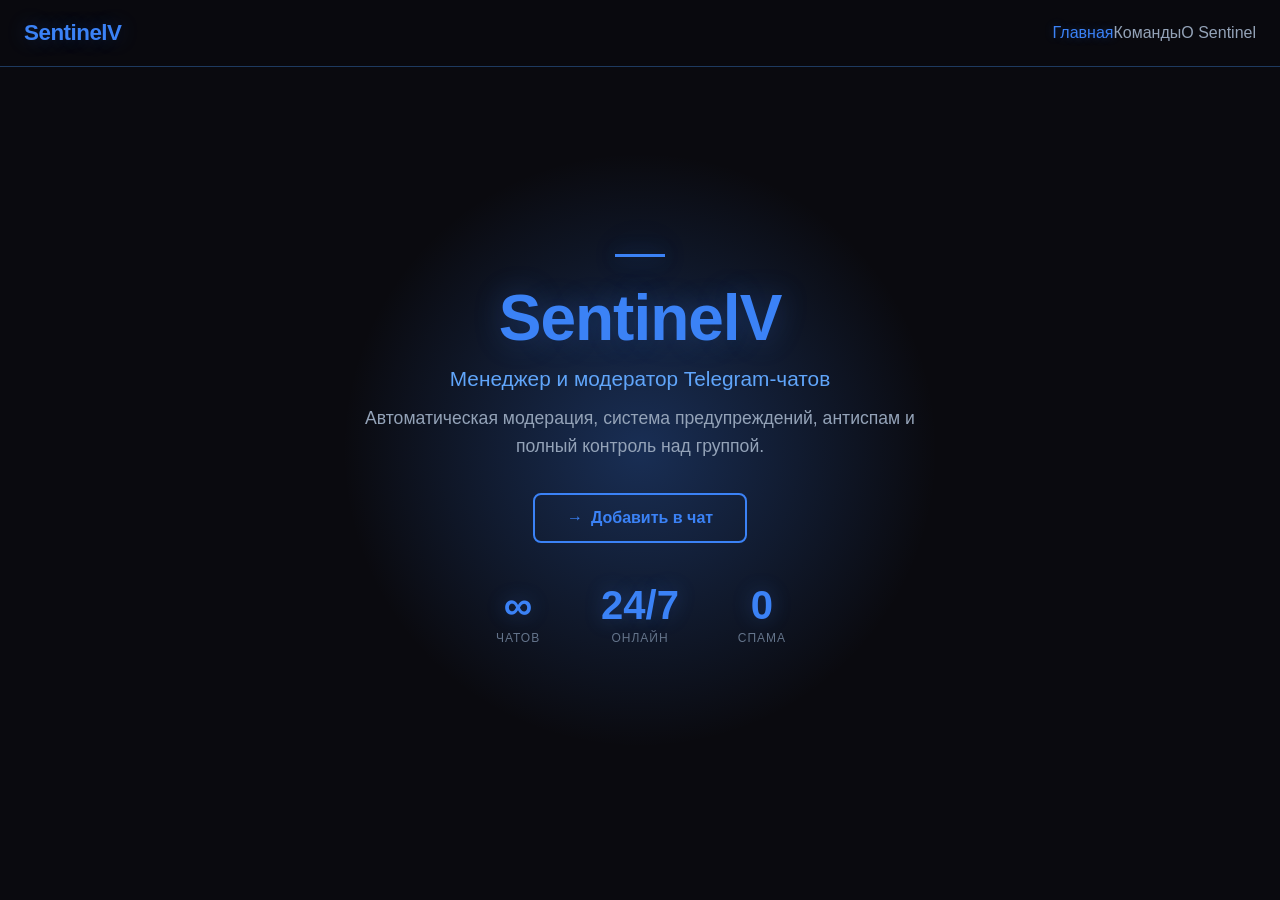
<file: index.html>
<!-- index.html -->
<!DOCTYPE html>
<html lang="ru">
<head>
  <meta charset="UTF-8">
  <meta name="viewport" content="width=device-width, initial-scale=1.0">
  <title>SentinelV — Менеджер чата</title>
  <link rel="stylesheet" href="css/style.css">
</head>
<body>
  <nav class="navbar">
    <div class="logo">SentinelV</div>
    <div class="hamburger" id="hamburger" onclick="toggleMenu()">
      <span></span>
      <span></span>
      <span></span>
    </div>
    <ul class="nav-menu" id="menu">
      <li><a href="index.html" class="active">Главная</a></li>
      <li><a href="commands.html">Команды</a></li>
      <li><a href="about.html">О Sentinel</a></li>
    </ul>
  </nav>

  <main class="hero">
    <div class="hero-content">
      <div class="glow-line"></div>
      <h1>SentinelV</h1>
      <p class="subtitle">Менеджер и модератор Telegram-чатов</p>
      <p class="desc">Автоматическая модерация, система предупреждений, антиспам и полный контроль над группой.</p>
      <a href="https://t.me/sentinelvbot" class="btn-primary" target="_blank">
        <span class="btn-icon">→</span>
        Добавить в чат
      </a>
      <div class="stats">
        <div class="stat">
          <span class="stat-num">∞</span>
          <span class="stat-label">Чатов</span>
        </div>
        <div class="stat">
          <span class="stat-num">24/7</span>
          <span class="stat-label">Онлайн</span>
        </div>
        <div class="stat">
          <span class="stat-num">0</span>
          <span class="stat-label">Спама</span>
        </div>
      </div>
    </div>
    <div class="hero-glow"></div>
  </main>

  <script src="js/menu.js"></script>
</body>
</html>
</file>
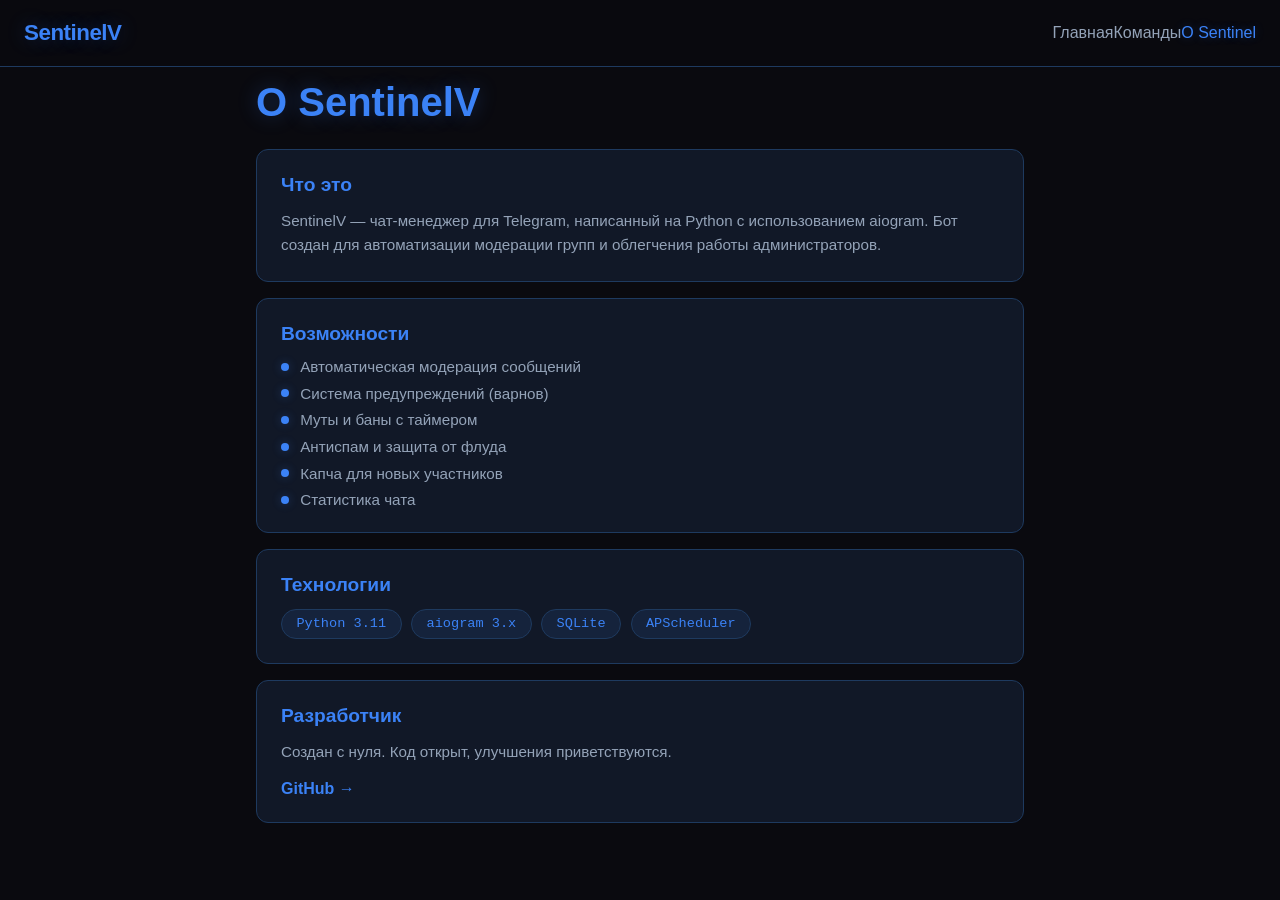
<file: about.html>
<!-- about.html -->
<!DOCTYPE html>
<html lang="ru">
<head>
  <meta charset="UTF-8">
  <meta name="viewport" content="width=device-width, initial-scale=1.0">
  <title>О Sentinel — SentinelV</title>
  <link rel="stylesheet" href="css/style.css">
</head>
<body>
  <nav class="navbar">
    <div class="logo">SentinelV</div>
    <div class="hamburger" id="hamburger" onclick="toggleMenu()">
      <span></span>
      <span></span>
      <span></span>
    </div>
    <ul class="nav-menu" id="menu">
      <li><a href="index.html">Главная</a></li>
      <li><a href="commands.html">Команды</a></li>
      <li><a href="about.html" class="active">О Sentinel</a></li>
    </ul>
  </nav>

  <main class="page-content">
    <h1 class="page-title">О SentinelV</h1>
    
    <div class="about-section">
      <div class="about-card">
        <h2>Что это</h2>
        <p>SentinelV — чат-менеджер для Telegram, написанный на Python с использованием aiogram. Бот создан для автоматизации модерации групп и облегчения работы администраторов.</p>
      </div>

      <div class="about-card">
        <h2>Возможности</h2>
        <ul class="feature-list">
          <li><span class="feature-dot"></span>Автоматическая модерация сообщений</li>
          <li><span class="feature-dot"></span>Система предупреждений (варнов)</li>
          <li><span class="feature-dot"></span>Муты и баны с таймером</li>
          <li><span class="feature-dot"></span>Антиспам и защита от флуда</li>
          <li><span class="feature-dot"></span>Капча для новых участников</li>
          <li><span class="feature-dot"></span>Статистика чата</li>
        </ul>
      </div>

      <div class="about-card">
        <h2>Технологии</h2>
        <div class="tech-tags">
          <span class="tech-tag">Python 3.11</span>
          <span class="tech-tag">aiogram 3.x</span>
          <span class="tech-tag">SQLite</span>
          <span class="tech-tag">APScheduler</span>
        </div>
      </div>

      <div class="about-card">
        <h2>Разработчик</h2>
        <p>Создан с нуля. Код открыт, улучшения приветствуются.</p>
        <a href="https://github.com/KcuKe" class="link-github" target="_blank">GitHub →</a>
      </div>
    </div>
  </main>

  <script src="js/menu.js"></script>
</body>
</html>
</file>
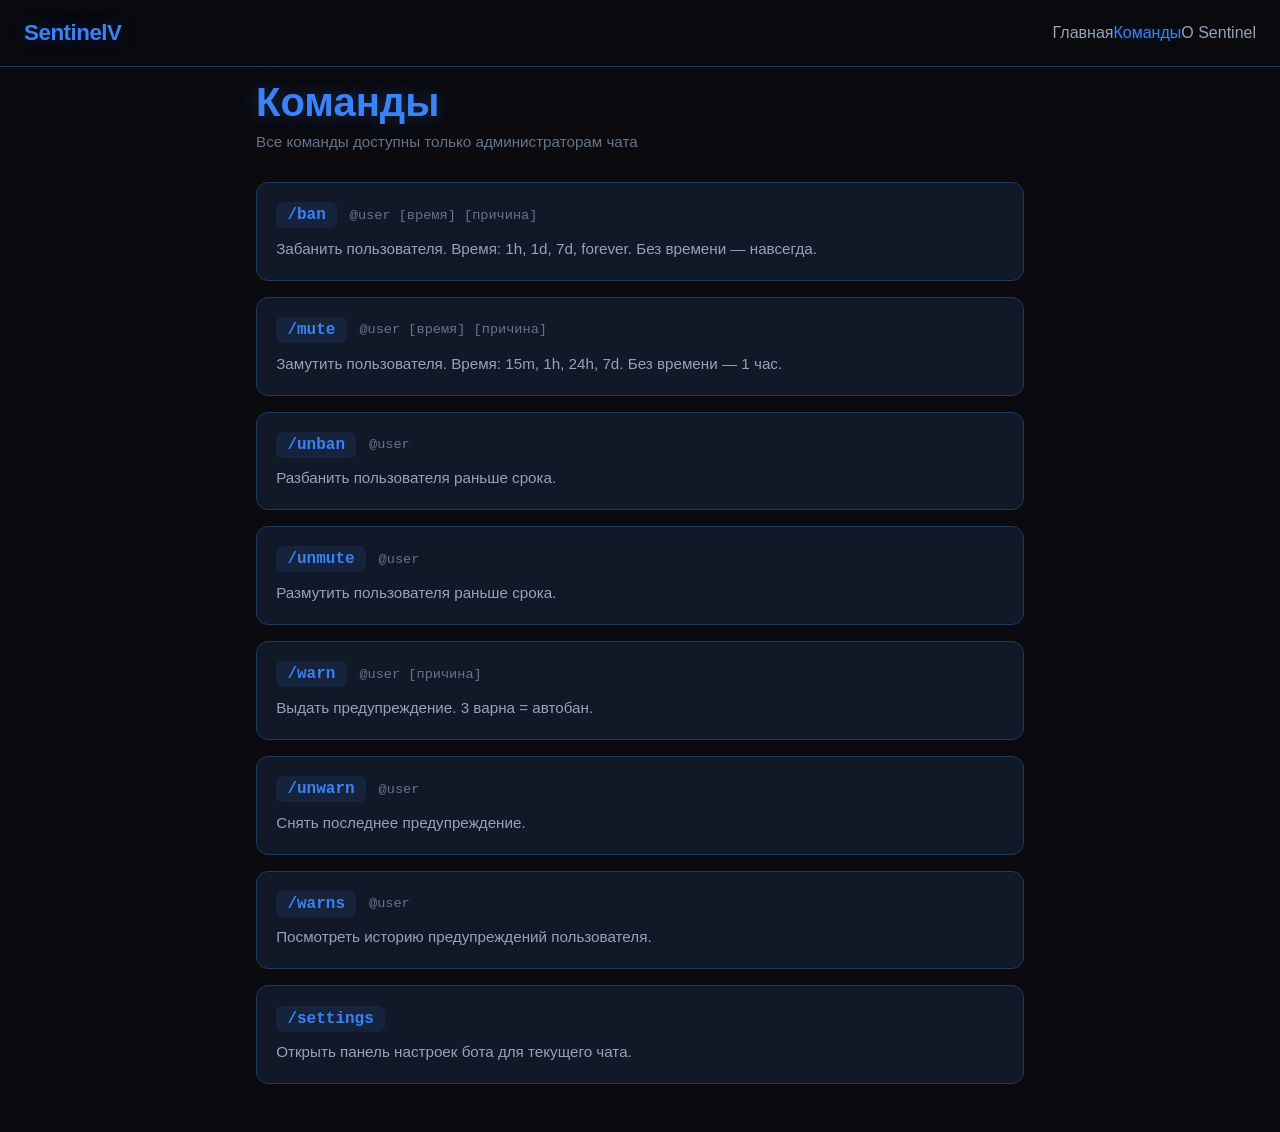
<file: commands.html>
<!-- commands.html -->
<!DOCTYPE html>
<html lang="ru">
<head>
  <meta charset="UTF-8">
  <meta name="viewport" content="width=device-width, initial-scale=1.0">
  <title>Команды — SentinelV</title>
  <link rel="stylesheet" href="css/style.css">
</head>
<body>
  <nav class="navbar">
    <div class="logo">SentinelV</div>
    <div class="hamburger" id="hamburger" onclick="toggleMenu()">
      <span></span>
      <span></span>
      <span></span>
    </div>
    <ul class="nav-menu" id="menu">
      <li><a href="index.html">Главная</a></li>
      <li><a href="commands.html" class="active">Команды</a></li>
      <li><a href="about.html">О Sentinel</a></li>
    </ul>
  </nav>

  <main class="page-content">
    <h1 class="page-title">Команды</h1>
    <p class="page-subtitle">Все команды доступны только администраторам чата</p>

    <div class="commands-grid">
      <div class="cmd-card">
        <div class="cmd-header">
          <span class="cmd-name">/ban</span>
          <span class="cmd-args">@user [время] [причина]</span>
        </div>
        <p class="cmd-desc">Забанить пользователя. Время: 1h, 1d, 7d, forever. Без времени — навсегда.</p>
      </div>

      <div class="cmd-card">
        <div class="cmd-header">
          <span class="cmd-name">/mute</span>
          <span class="cmd-args">@user [время] [причина]</span>
        </div>
        <p class="cmd-desc">Замутить пользователя. Время: 15m, 1h, 24h, 7d. Без времени — 1 час.</p>
      </div>

      <div class="cmd-card">
        <div class="cmd-header">
          <span class="cmd-name">/unban</span>
          <span class="cmd-args">@user</span>
        </div>
        <p class="cmd-desc">Разбанить пользователя раньше срока.</p>
      </div>

      <div class="cmd-card">
        <div class="cmd-header">
          <span class="cmd-name">/unmute</span>
          <span class="cmd-args">@user</span>
        </div>
        <p class="cmd-desc">Размутить пользователя раньше срока.</p>
      </div>

      <div class="cmd-card">
        <div class="cmd-header">
          <span class="cmd-name">/warn</span>
          <span class="cmd-args">@user [причина]</span>
        </div>
        <p class="cmd-desc">Выдать предупреждение. 3 варна = автобан.</p>
      </div>

      <div class="cmd-card">
        <div class="cmd-header">
          <span class="cmd-name">/unwarn</span>
          <span class="cmd-args">@user</span>
        </div>
        <p class="cmd-desc">Снять последнее предупреждение.</p>
      </div>

      <div class="cmd-card">
        <div class="cmd-header">
          <span class="cmd-name">/warns</span>
          <span class="cmd-args">@user</span>
        </div>
        <p class="cmd-desc">Посмотреть историю предупреждений пользователя.</p>
      </div>

      <div class="cmd-card">
        <div class="cmd-header">
          <span class="cmd-name">/settings</span>
          <span class="cmd-args"></span>
        </div>
        <p class="cmd-desc">Открыть панель настроек бота для текущего чата.</p>
      </div>
    </div>
  </main>

  <script src="js/menu.js"></script>
</body>
</html>
</file>
<file: css/style.css>
/* css/style.css */
* {
  margin: 0;
  padding: 0;
  box-sizing: border-box;
}

:root {
  --bg-primary: #0a0a0f;
  --bg-secondary: #0d1117;
  --bg-card: #111827;
  --accent: #3b82f6;
  --accent-glow: rgba(59, 130, 246, 0.3);
  --text-primary: #60a5fa;
  --text-secondary: #94a3b8;
  --text-muted: #64748b;
  --border: #1e3a5f;
}

html, body {
  width: 100%;
  overflow-x: hidden;
}

body {
  font-family: -apple-system, BlinkMacSystemFont, 'Segoe UI', Roboto, sans-serif;
  background: var(--bg-primary);
  color: var(--text-primary);
  min-height: 100vh;
}

/* === NAVBAR === */
.navbar {
  position: fixed;
  top: 0;
  left: 0;
  right: 0;
  width: 100%;
  display: flex;
  justify-content: space-between;
  align-items: center;
  padding: 1rem 1.5rem;
  background: rgba(10, 10, 15, 0.95);
  backdrop-filter: blur(10px);
  border-bottom: 1px solid var(--border);
  z-index: 1000;
}

.logo {
  font-size: 1.4rem;
  font-weight: 800;
  color: var(--accent);
  text-shadow: 0 0 20px var(--accent-glow);
  letter-spacing: -0.5px;
  flex-shrink: 0;
}

/* === HAMBURGER === */
.hamburger {
  display: flex;
  flex-direction: column;
  gap: 5px;
  cursor: pointer;
  padding: 8px;
  z-index: 1001;
  background: none;
  border: none;
  -webkit-tap-highlight-color: transparent;
  flex-shrink: 0;
}

.hamburger span {
  display: block;
  width: 24px;
  height: 2.5px;
  background: var(--accent);
  border-radius: 2px;
  transition: all 0.3s ease;
  box-shadow: 0 0 8px var(--accent-glow);
}

.hamburger.active span:nth-child(1) {
  transform: rotate(45deg) translate(5px, 5px);
}

.hamburger.active span:nth-child(2) {
  opacity: 0;
}

.hamburger.active span:nth-child(3) {
  transform: rotate(-45deg) translate(5px, -5px);
}

/* === NAV MENU === */
.nav-menu {
  position: fixed;
  top: 0;
  right: -100%;
  width: 70%;
  max-width: 280px;
  height: 100vh;
  background: var(--bg-secondary);
  border-left: 1px solid var(--border);
  list-style: none;
  padding: 5rem 2rem 2rem;
  display: flex;
  flex-direction: column;
  gap: 0;
  transition: right 0.3s ease;
  z-index: 999;
  box-shadow: -10px 0 30px rgba(0, 0, 0, 0.5);
}

.nav-menu.active {
  right: 0;
}

.nav-menu li {
  border-bottom: 1px solid var(--border);
}

.nav-menu a {
  display: block;
  color: var(--text-secondary);
  text-decoration: none;
  font-size: 1.1rem;
  padding: 1.2rem 0;
  transition: 0.3s;
}

.nav-menu a:hover,
.nav-menu a.active {
  color: var(--accent);
  text-shadow: 0 0 10px var(--accent-glow);
}

/* Overlay */
.menu-overlay {
  position: fixed;
  top: 0;
  left: 0;
  right: 0;
  bottom: 0;
  background: rgba(0, 0, 0, 0.6);
  opacity: 0;
  visibility: hidden;
  transition: 0.3s;
  z-index: 998;
}

.menu-overlay.active {
  opacity: 1;
  visibility: visible;
}

/* === HERO === */
.hero {
  min-height: 100dvh;
  width: 100%;
  display: flex;
  align-items: center;
  justify-content: center;
  position: relative;
  padding: 5rem 1rem 2rem;
}

.hero-content {
  text-align: center;
  width: 100%;
  max-width: 600px;
  margin: 0 auto;
  padding: 0 1rem;
  z-index: 2;
  position: relative;
}

.glow-line {
  width: 50px;
  height: 3px;
  background: var(--accent);
  margin: 0 auto 1.5rem;
  box-shadow: 0 0 20px var(--accent-glow), 0 0 40px var(--accent-glow);
}

.hero h1 {
  font-size: 2.5rem;
  font-weight: 800;
  color: var(--accent);
  text-shadow: 0 0 30px var(--accent-glow);
  margin-bottom: 0.8rem;
  letter-spacing: -1px;
  word-break: break-word;
}

.subtitle {
  font-size: 1.1rem;
  color: var(--text-primary);
  margin-bottom: 0.8rem;
  word-break: break-word;
}

.desc {
  color: var(--text-secondary);
  font-size: 1rem;
  line-height: 1.6;
  margin-bottom: 2rem;
  word-break: break-word;
}

.btn-primary {
  display: inline-flex;
  align-items: center;
  gap: 0.5rem;
  padding: 0.9rem 2rem;
  background: transparent;
  border: 2px solid var(--accent);
  color: var(--accent);
  text-decoration: none;
  font-size: 1rem;
  font-weight: 600;
  border-radius: 8px;
  transition: 0.3s;
  position: relative;
  overflow: hidden;
  cursor: pointer;
}

.btn-primary::before {
  content: '';
  position: absolute;
  top: 0;
  left: -100%;
  width: 100%;
  height: 100%;
  background: var(--accent);
  transition: 0.3s;
  z-index: -1;
}

.btn-primary:hover::before,
.btn-primary:active::before {
  left: 0;
}

.btn-primary:hover,
.btn-primary:active {
  color: var(--bg-primary);
  box-shadow: 0 0 30px var(--accent-glow);
}

.btn-icon {
  transition: 0.3s;
}

.btn-primary:hover .btn-icon,
.btn-primary:active .btn-icon {
  transform: translateX(5px);
}

.stats {
  display: flex;
  justify-content: center;
  gap: 1.5rem;
  margin-top: 2.5rem;
  flex-wrap: wrap;
}

.stat {
  text-align: center;
  min-width: 70px;
}

.stat-num {
  display: block;
  font-size: 1.8rem;
  font-weight: 700;
  color: var(--accent);
  text-shadow: 0 0 20px var(--accent-glow);
}

.stat-label {
  color: var(--text-muted);
  font-size: 0.75rem;
  text-transform: uppercase;
  letter-spacing: 1px;
  margin-top: 0.3rem;
}

.hero-glow {
  position: absolute;
  width: 300px;
  height: 300px;
  background: radial-gradient(circle, var(--accent-glow) 0%, transparent 70%);
  top: 50%;
  left: 50%;
  transform: translate(-50%, -50%);
  z-index: 1;
  pointer-events: none;
}

/* === PAGE CONTENT === */
.page-content {
  padding: 5rem 1rem 3rem;
  max-width: 800px;
  margin: 0 auto;
  width: 100%;
}

.page-title {
  font-size: 1.8rem;
  color: var(--accent);
  text-shadow: 0 0 20px var(--accent-glow);
  margin-bottom: 0.5rem;
}

.page-subtitle {
  color: var(--text-muted);
  margin-bottom: 2rem;
  font-size: 0.95rem;
}

/* === COMMANDS === */
.commands-grid {
  display: grid;
  gap: 1rem;
}

.cmd-card {
  background: var(--bg-card);
  border: 1px solid var(--border);
  border-radius: 12px;
  padding: 1.2rem;
  transition: 0.3s;
}

.cmd-card:hover {
  border-color: var(--accent);
  box-shadow: 0 0 20px rgba(59, 130, 246, 0.1);
}

.cmd-header {
  display: flex;
  align-items: center;
  gap: 0.8rem;
  margin-bottom: 0.6rem;
  flex-wrap: wrap;
}

.cmd-name {
  font-family: 'Courier New', monospace;
  font-size: 1rem;
  font-weight: 700;
  color: var(--accent);
  background: rgba(59, 130, 246, 0.1);
  padding: 0.25rem 0.7rem;
  border-radius: 6px;
}

.cmd-args {
  color: var(--text-muted);
  font-size: 0.85rem;
  font-family: 'Courier New', monospace;
}

.cmd-desc {
  color: var(--text-secondary);
  line-height: 1.5;
  font-size: 0.95rem;
}

/* === ABOUT === */
.about-section {
  display: grid;
  gap: 1rem;
  margin-top: 1.5rem;
}

.about-card {
  background: var(--bg-card);
  border: 1px solid var(--border);
  border-radius: 12px;
  padding: 1.5rem;
  transition: 0.3s;
}

.about-card:hover {
  border-color: var(--accent);
}

.about-card h2 {
  color: var(--accent);
  font-size: 1.2rem;
  margin-bottom: 0.8rem;
}

.about-card p {
  color: var(--text-secondary);
  line-height: 1.6;
  font-size: 0.95rem;
}

.feature-list {
  list-style: none;
  display: grid;
  gap: 0.6rem;
}

.feature-list li {
  display: flex;
  align-items: center;
  gap: 0.7rem;
  color: var(--text-secondary);
  font-size: 0.95rem;
}

.feature-dot {
  width: 8px;
  height: 8px;
  background: var(--accent);
  border-radius: 50%;
  box-shadow: 0 0 10px var(--accent-glow);
  flex-shrink: 0;
}

.tech-tags {
  display: flex;
  flex-wrap: wrap;
  gap: 0.6rem;
}

.tech-tag {
  padding: 0.4rem 0.9rem;
  background: rgba(59, 130, 246, 0.1);
  border: 1px solid var(--border);
  border-radius: 20px;
  color: var(--accent);
  font-size: 0.85rem;
  font-family: 'Courier New', monospace;
}

.link-github {
  display: inline-block;
  margin-top: 1rem;
  color: var(--accent);
  text-decoration: none;
  font-weight: 600;
  transition: 0.3s;
}

.link-github:hover {
  text-shadow: 0 0 10px var(--accent-glow);
}

/* === TABLET === */
@media (min-width: 768px) {
  .hero h1 {
    font-size: 3.5rem;
  }

  .subtitle {
    font-size: 1.3rem;
  }

  .desc {
    font-size: 1.1rem;
  }

  .stats {
    gap: 3rem;
  }

  .stat-num {
    font-size: 2.5rem;
  }

  .page-title {
    font-size: 2.5rem;
  }

  .hero-glow {
    width: 500px;
    height: 500px;
  }
}

/* === DESKTOP === */
@media (min-width: 1024px) {
  .hamburger {
    display: none;
  }

  .nav-menu {
    position: static;
    width: auto;
    height: auto;
    background: transparent;
    border: none;
    flex-direction: row;
    padding: 0;
    box-shadow: none;
    right: auto;
  }

  .nav-menu li {
    border: none;
  }

  .nav-menu a {
    padding: 0.5rem 0;
    font-size: 1rem;
  }

  .hero {
    padding-top: 2rem;
  }

  .hero h1 {
    font-size: 4rem;
  }

  .hero-glow {
    width: 600px;
    height: 600px;
  }

  .hero-content {
    padding: 0;
  }
}
</file>
